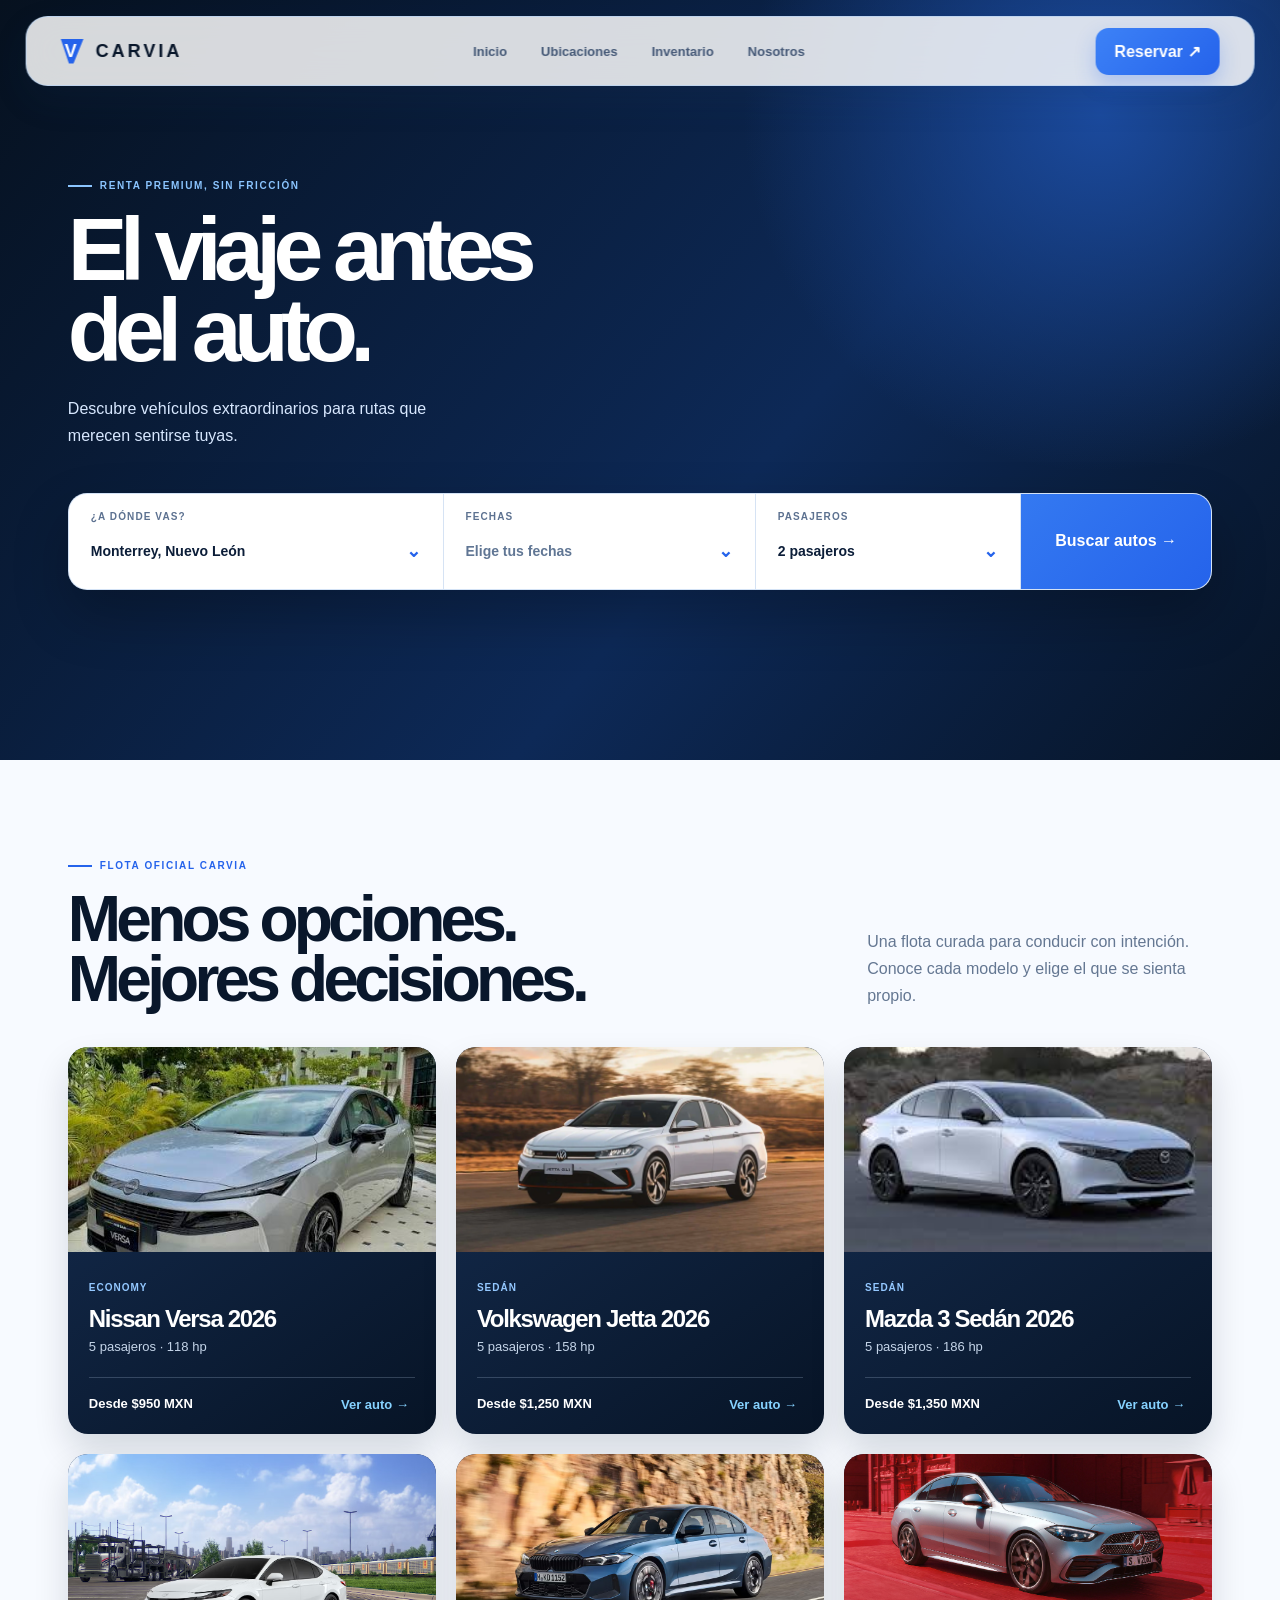
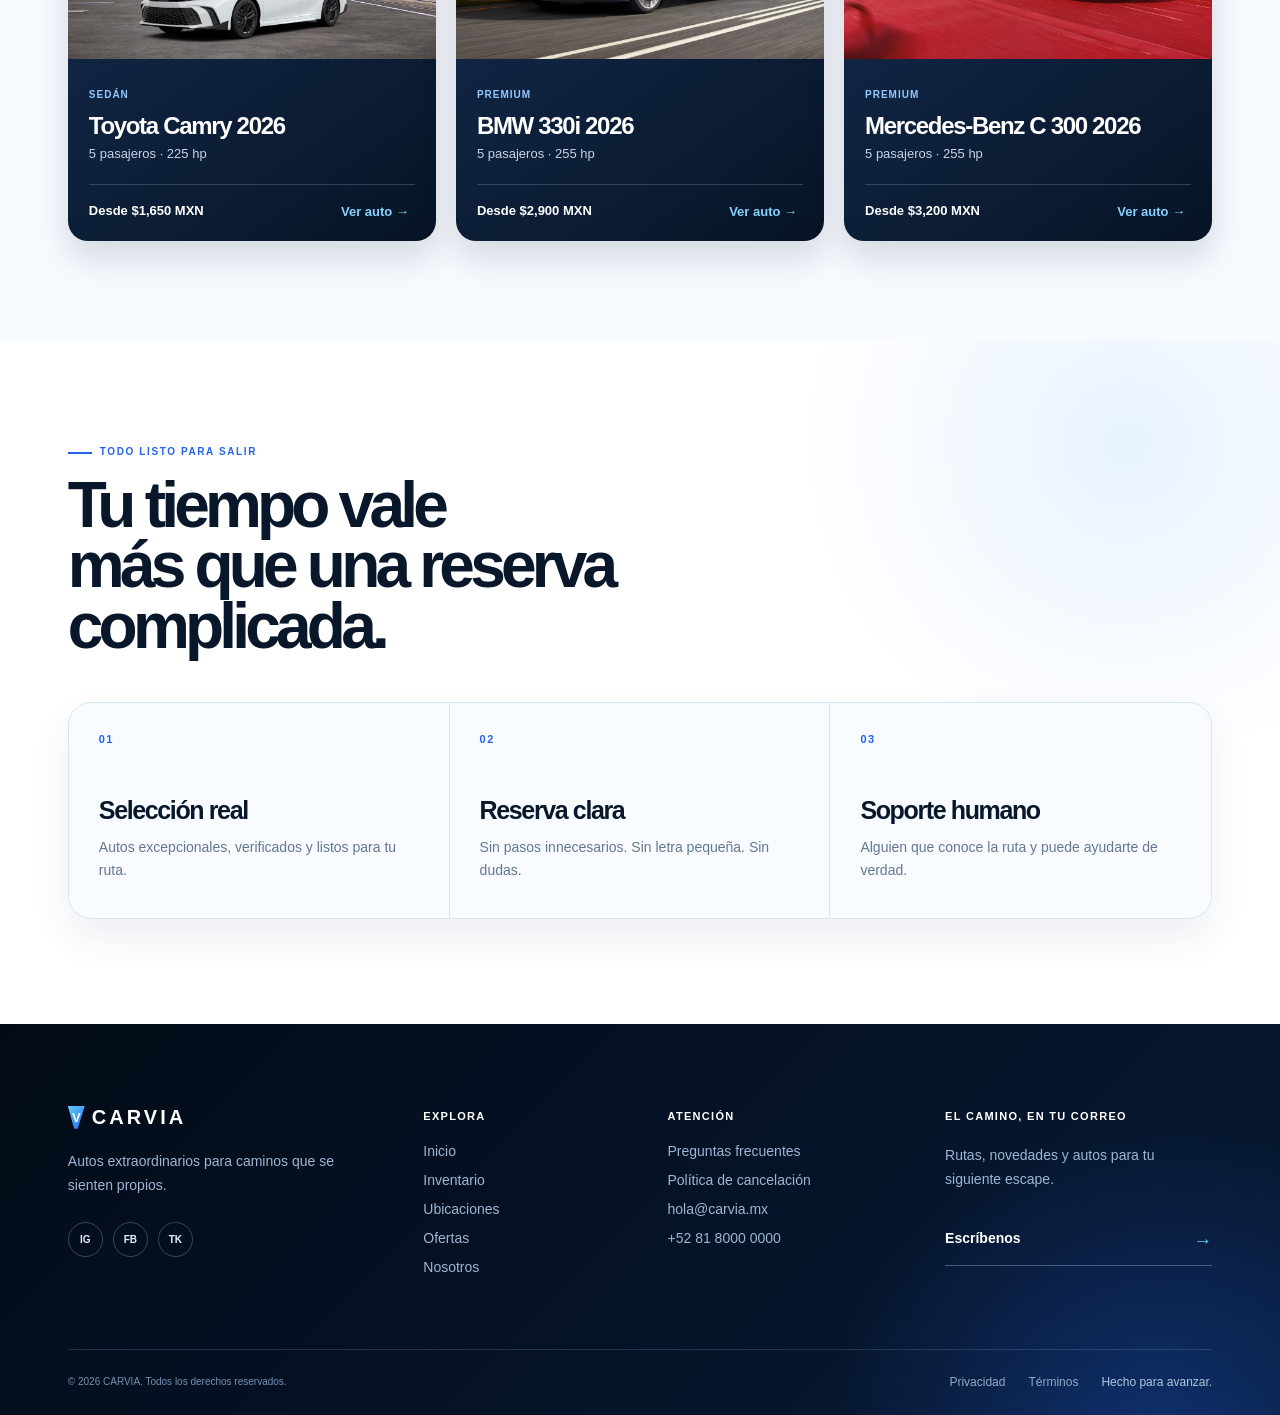
<file: index.html>
<!doctype html>
<html lang="es">
<head>
  <meta charset="utf-8">

  <meta
    name="viewport"
    content="width=device-width, initial-scale=1"
  >

  <title>CARVIA | Renta premium</title>

  <link rel="stylesheet" href="styles.css">
</head>

<body data-page="home">

  <main class="hero">
    <div class="hero-content">
      <p class="eyebrow">Renta premium, sin fricción</p>

      <h1>
        El viaje antes<br>
        del auto.
      </h1>

      <p class="hero-copy">
        Descubre vehículos extraordinarios para rutas
        que merecen sentirse tuyas.
      </p>

      <form class="search" id="search">

        <div class="field">
          <label for="city">¿A dónde vas?</label>

          <select id="city" name="ciudad">
            <option>Monterrey, Nuevo León</option>
            <option>Ciudad de México, CDMX</option>
            <option>Guadalajara, Jalisco</option>
            <option>Cancún, Quintana Roo</option>
            <option>Puebla, Puebla</option>
          </select>
        </div>

        <div class="field">
  <label>Fechas</label>

  <div class="date-range-control" data-carvia-range>

    <input
      type="hidden"
      name="salida"
      data-start-date
    >

    <input
      type="hidden"
      name="regreso"
      data-end-date
    >

    <button
      type="button"
      class="date-range-trigger"
      data-date-trigger
    >
      Elige tus fechas
    </button>

    <div
      class="calendar-popover"
      data-calendar-popover
    ></div>

  </div>
</div>

        <div class="field">
          <label for="passengers">Pasajeros</label>

          <select id="passengers" name="pasajeros">
            <option value="2">2 pasajeros</option>
            <option value="4">4 pasajeros</option>
            <option value="5">5 pasajeros</option>
            <option value="7">7 pasajeros</option>
          </select>
        </div>

        <button type="submit">
          Buscar autos <span>→</span>
        </button>

      </form>
    </div>
  </main>

  <section class="section">

    <div class="section-head">
      <div>
        <p class="eyebrow">Flota oficial CARVIA</p>

        <h2>
          Menos opciones.<br>
          Mejores decisiones.
        </h2>
      </div>

      <p>
        Una flota curada para conducir con intención.
        Conoce cada modelo y elige el que se sienta propio.
      </p>
    </div>

    <div class="cards" id="featured"></div>

  </section>

  <section class="trust-section">

    <div class="trust-heading">
      <p class="eyebrow">Todo listo para salir</p>

      <h2>
        Tu tiempo vale<br>
        más que una reserva complicada.
      </h2>
    </div>

    <div class="trust-grid">

      <article>
        <span>01</span>
        <h3>Selección real</h3>
        <p>Autos excepcionales, verificados y listos para tu ruta.</p>
      </article>

      <article>
        <span>02</span>
        <h3>Reserva clara</h3>
        <p>Sin pasos innecesarios. Sin letra pequeña. Sin dudas.</p>
      </article>

      <article>
        <span>03</span>
        <h3>Soporte humano</h3>
        <p>Alguien que conoce la ruta y puede ayudarte de verdad.</p>
      </article>

    </div>

  </section>

  <footer class="footer">

    <div class="footer-container">

      <section class="footer-brand">
        <a class="footer-logo" href="index.html">
          <span>V</span>
          CARVIA
        </a>

        <p>
          Autos extraordinarios para caminos
          que se sienten propios.
        </p>

        <div class="footer-socials">
          <a href="#" aria-label="Instagram">IG</a>
          <a href="#" aria-label="Facebook">FB</a>
          <a href="#" aria-label="TikTok">TK</a>
        </div>
      </section>

      <section class="footer-links">
        <h3>Explora</h3>

        <a href="index.html">Inicio</a>
        <a href="inventario.html">Inventario</a>
        <a href="ubicaciones.html">Ubicaciones</a>
        <a href="ofertas.html">Ofertas</a>
        <a href="nosotros.html">Nosotros</a>
      </section>

      <section class="footer-links">
        <h3>Atención</h3>

        <a href="#">Preguntas frecuentes</a>
        <a href="#">Política de cancelación</a>
        <a href="mailto:hola@carvia.mx">hola@carvia.mx</a>
        <a href="tel:+528180000000">+52 81 8000 0000</a>
      </section>

      <section class="footer-contact">
        <h3>El camino, en tu correo</h3>

        <p>
          Rutas, novedades y autos para tu
          siguiente escape.
        </p>

        <a class="footer-mail" href="mailto:hola@carvia.mx">
          Escríbenos <span>→</span>
        </a>
      </section>

    </div>

    <div class="footer-bottom">
      <small>© 2026 CARVIA. Todos los derechos reservados.</small>

      <div>
        <a href="#">Privacidad</a>
        <a href="#">Términos</a>
        <span>Hecho para avanzar.</span>
      </div>
    </div>

  </footer>

  <script src="data.js"></script>
  <script src="app.js"></script>

</body>
</html>
</file>
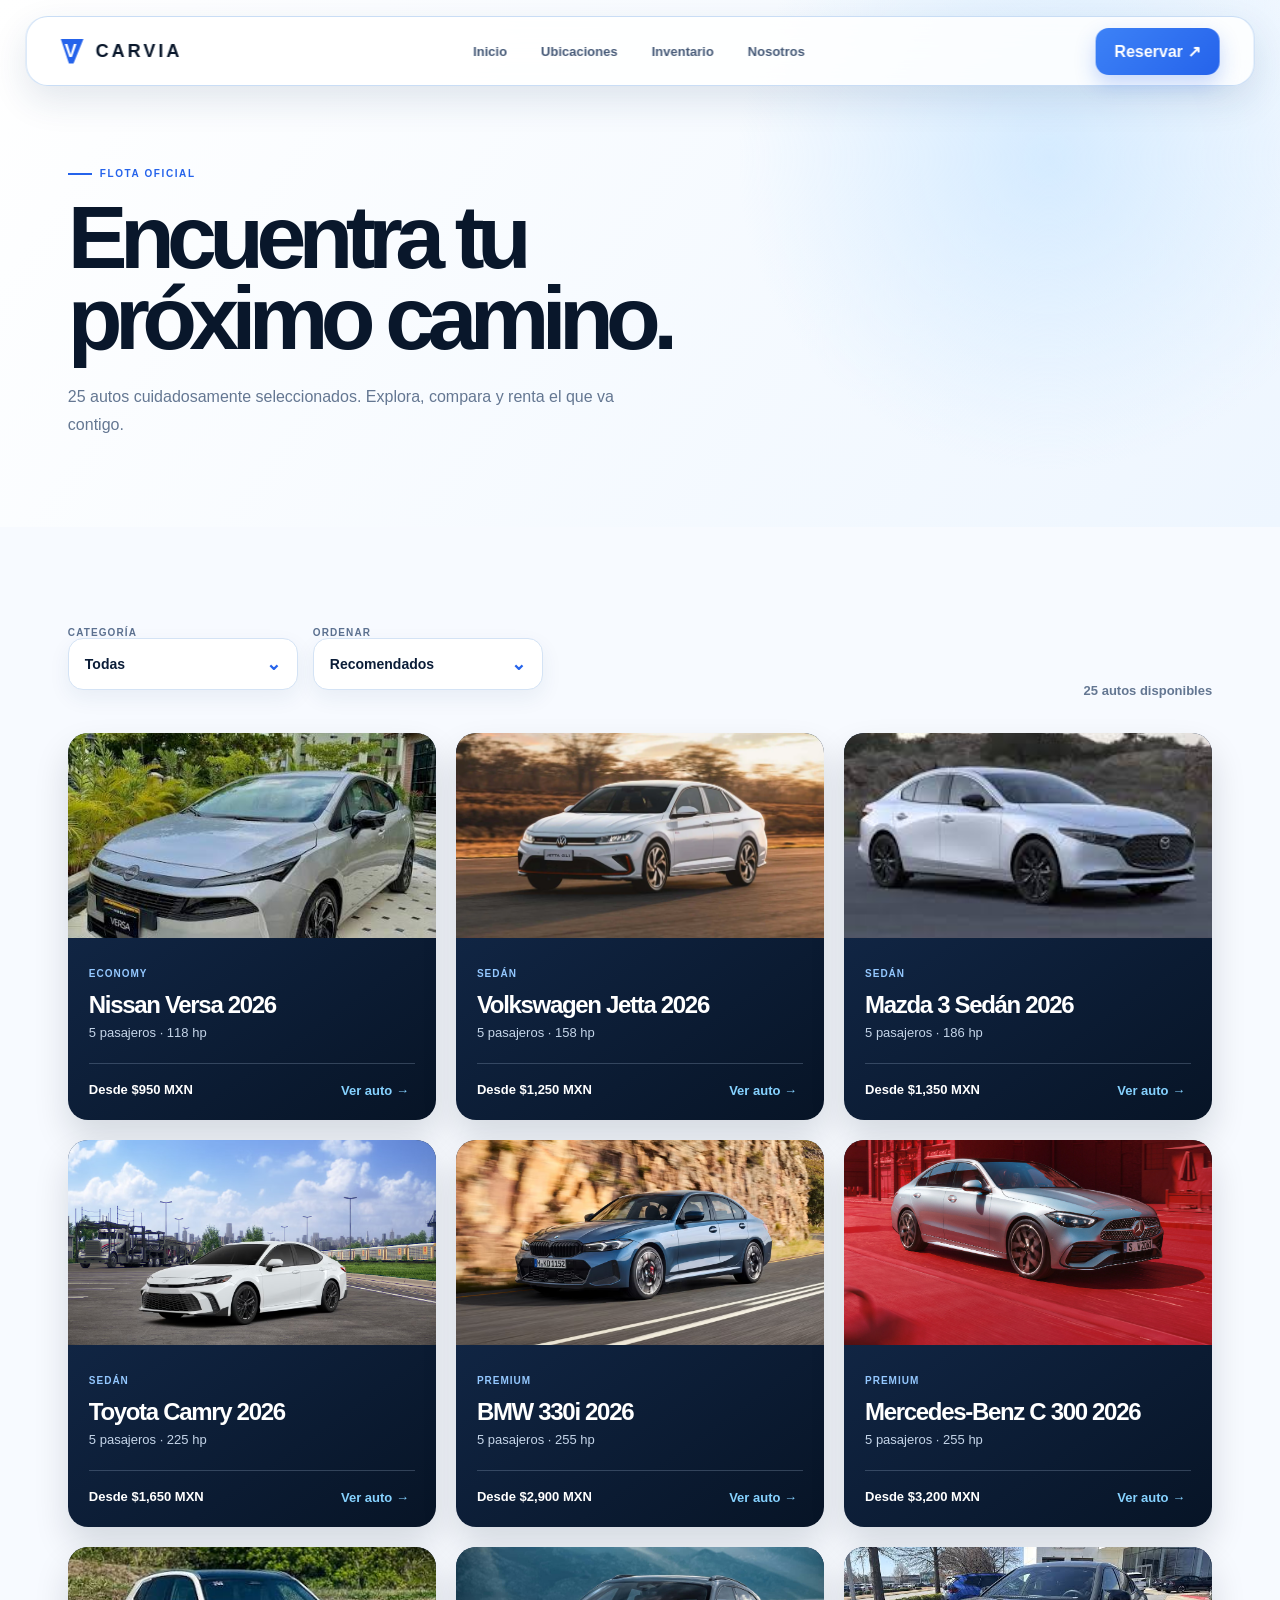
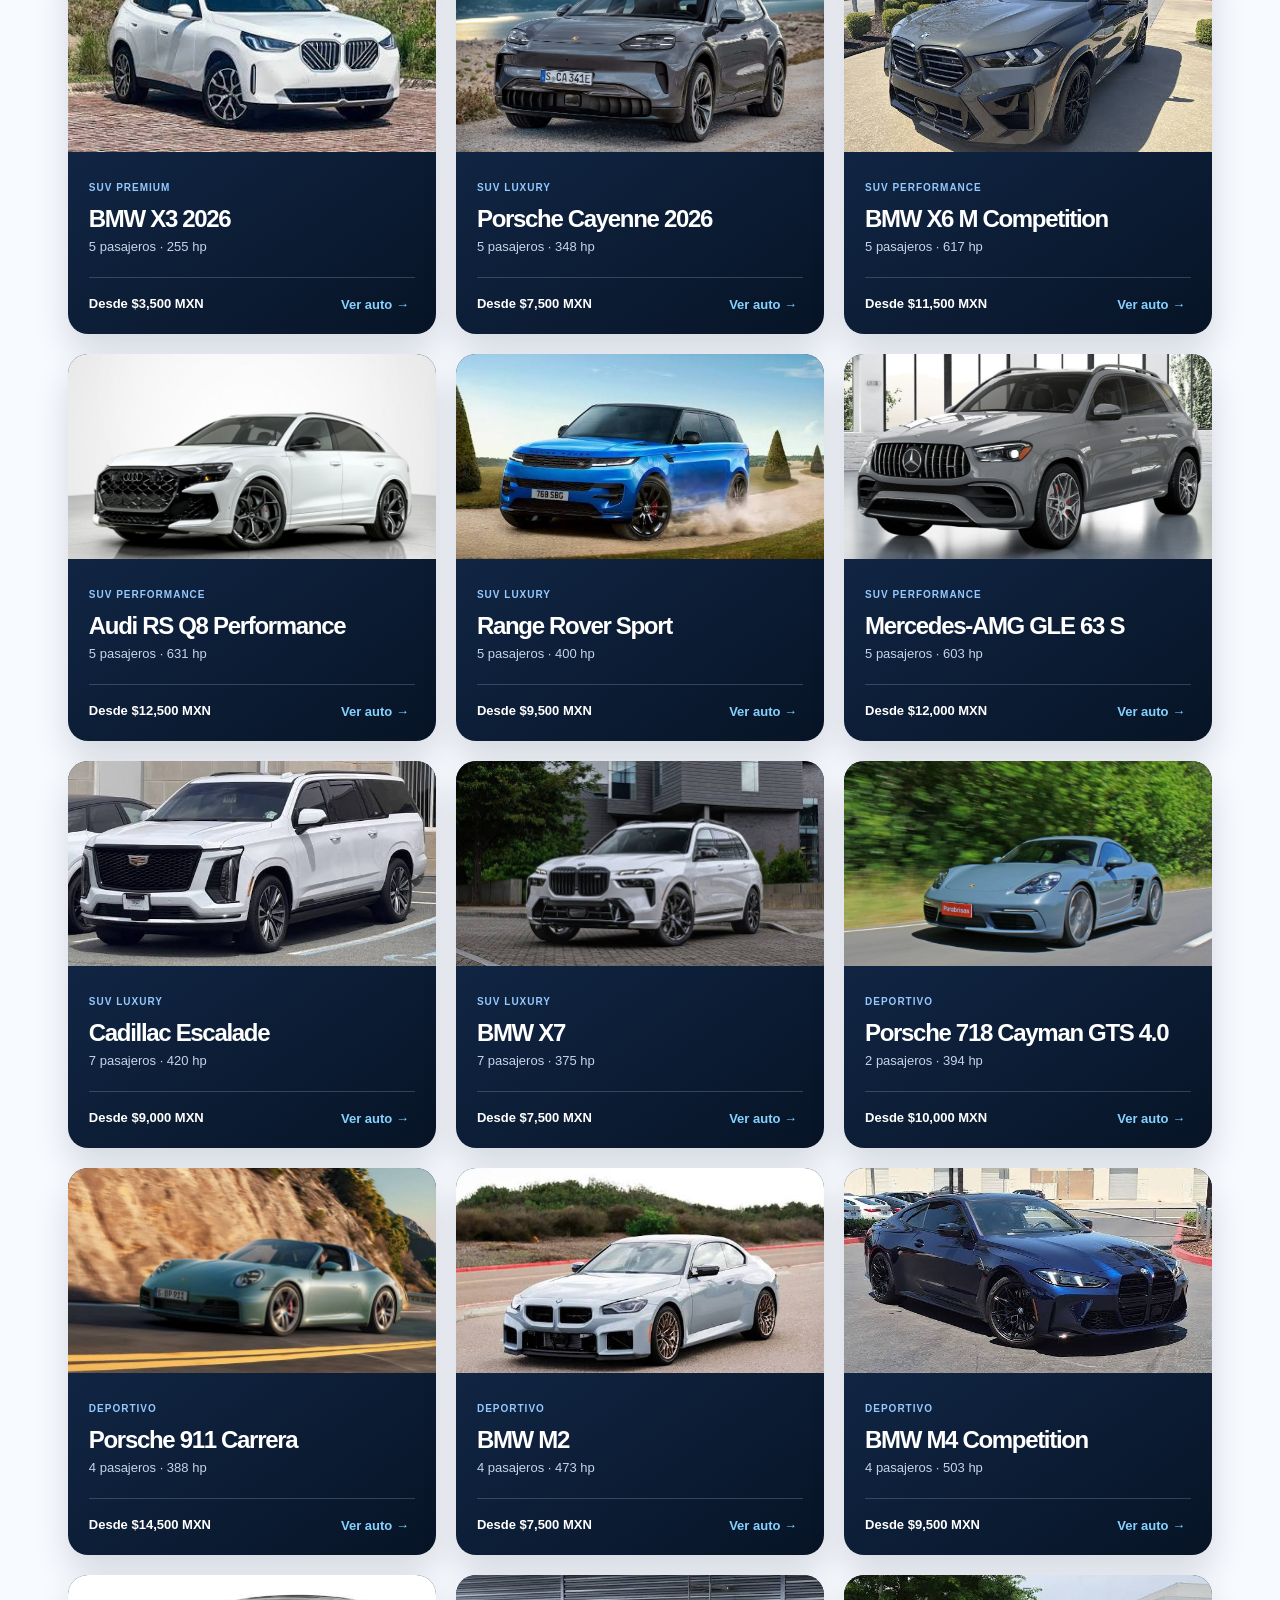
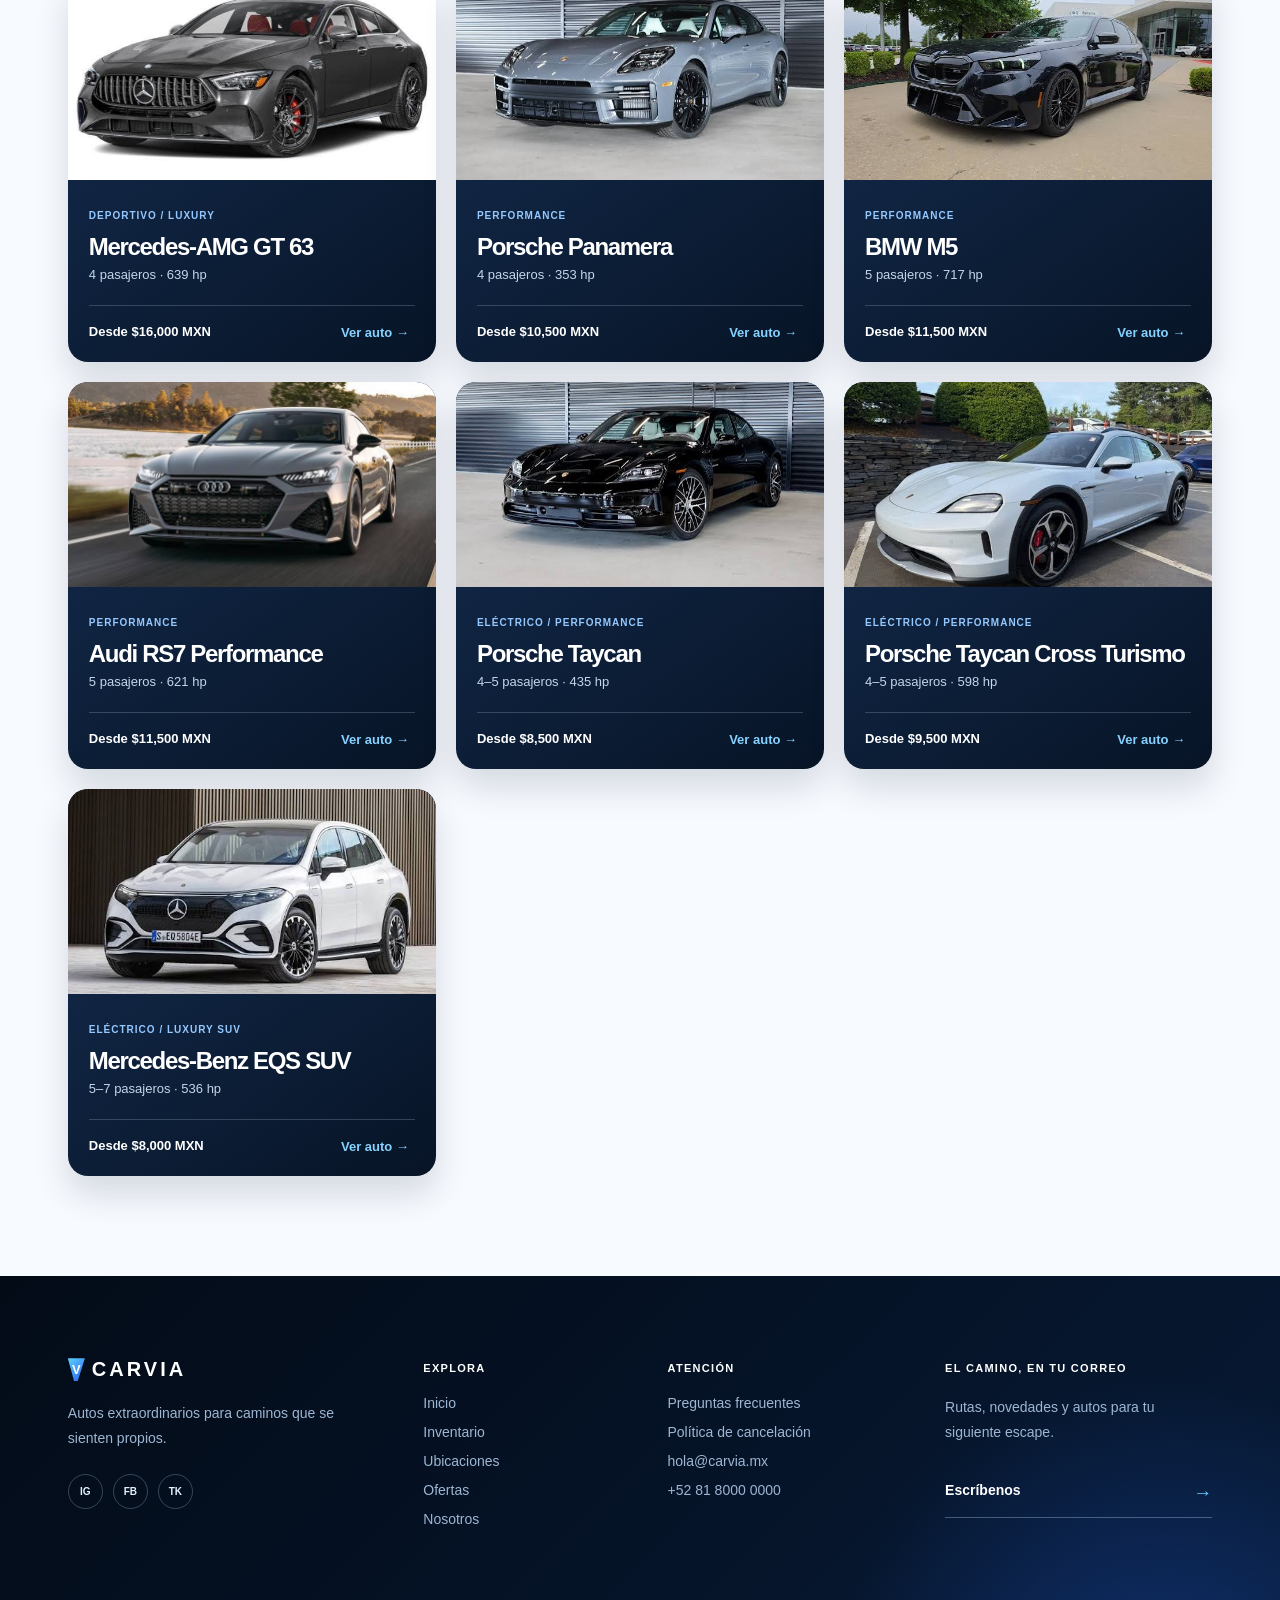
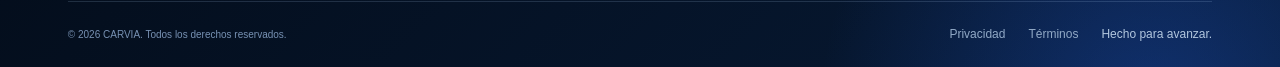
<file: inventario.html>
<!doctype html>
<html lang="es">
<head>
  <meta charset="utf-8">

  <meta
    name="viewport"
    content="width=device-width, initial-scale=1"
  >

  <title>Inventario | CARVIA</title>

  <link rel="stylesheet" href="styles.css">
</head>

<body data-page="inventory">

  <section class="page-hero">
    <p class="eyebrow">Flota oficial</p>

    <h1>
      Encuentra tu<br>
      próximo camino.
    </h1>

    <p>
      25 autos cuidadosamente seleccionados.
      Explora, compara y renta el que va contigo.
    </p>
  </section>

  <main class="content">

    <div class="filters">

      <label for="category">
        Categoría

        <select id="category">
          <option>Todas</option>
          <option>Economy</option>
          <option>Sedán</option>
          <option>Premium</option>
          <option>SUV Premium</option>
          <option>SUV Luxury</option>
          <option>SUV Performance</option>
          <option>Deportivo</option>
          <option>Deportivo / Luxury</option>
          <option>Performance</option>
          <option>Eléctrico / Performance</option>
          <option>Eléctrico / Luxury SUV</option>
        </select>
      </label>

      <label for="order">
        Ordenar

        <select id="order">
          <option value="recommended">Recomendados</option>
          <option value="asc">Precio: menor a mayor</option>
          <option value="desc">Precio: mayor a menor</option>
        </select>
      </label>

      <span class="count" id="count"></span>

    </div>

    <div class="cards" id="inventory"></div>

  </main>

  <footer class="footer">

    <div class="footer-container">

      <section class="footer-brand">
        <a class="footer-logo" href="index.html">
          <span>V</span>
          CARVIA
        </a>

        <p>
          Autos extraordinarios para caminos
          que se sienten propios.
        </p>

        <div class="footer-socials">
          <a href="#" aria-label="Instagram">IG</a>
          <a href="#" aria-label="Facebook">FB</a>
          <a href="#" aria-label="TikTok">TK</a>
        </div>
      </section>

      <section class="footer-links">
        <h3>Explora</h3>
        <a href="index.html">Inicio</a>
        <a href="inventario.html">Inventario</a>
        <a href="ubicaciones.html">Ubicaciones</a>
        <a href="ofertas.html">Ofertas</a>
        <a href="nosotros.html">Nosotros</a>
      </section>

      <section class="footer-links">
        <h3>Atención</h3>
        <a href="#">Preguntas frecuentes</a>
        <a href="#">Política de cancelación</a>
        <a href="mailto:hola@carvia.mx">hola@carvia.mx</a>
        <a href="tel:+528180000000">+52 81 8000 0000</a>
      </section>

      <section class="footer-contact">
        <h3>El camino, en tu correo</h3>
        <p>Rutas, novedades y autos para tu siguiente escape.</p>
        <a class="footer-mail" href="mailto:hola@carvia.mx">
          Escríbenos <span>→</span>
        </a>
      </section>

    </div>

    <div class="footer-bottom">
      <small>© 2026 CARVIA. Todos los derechos reservados.</small>

      <div>
        <a href="#">Privacidad</a>
        <a href="#">Términos</a>
        <span>Hecho para avanzar.</span>
      </div>
    </div>

  </footer>

  <script src="data.js"></script>
  <script src="app.js"></script>

</body>
</html>
</file>
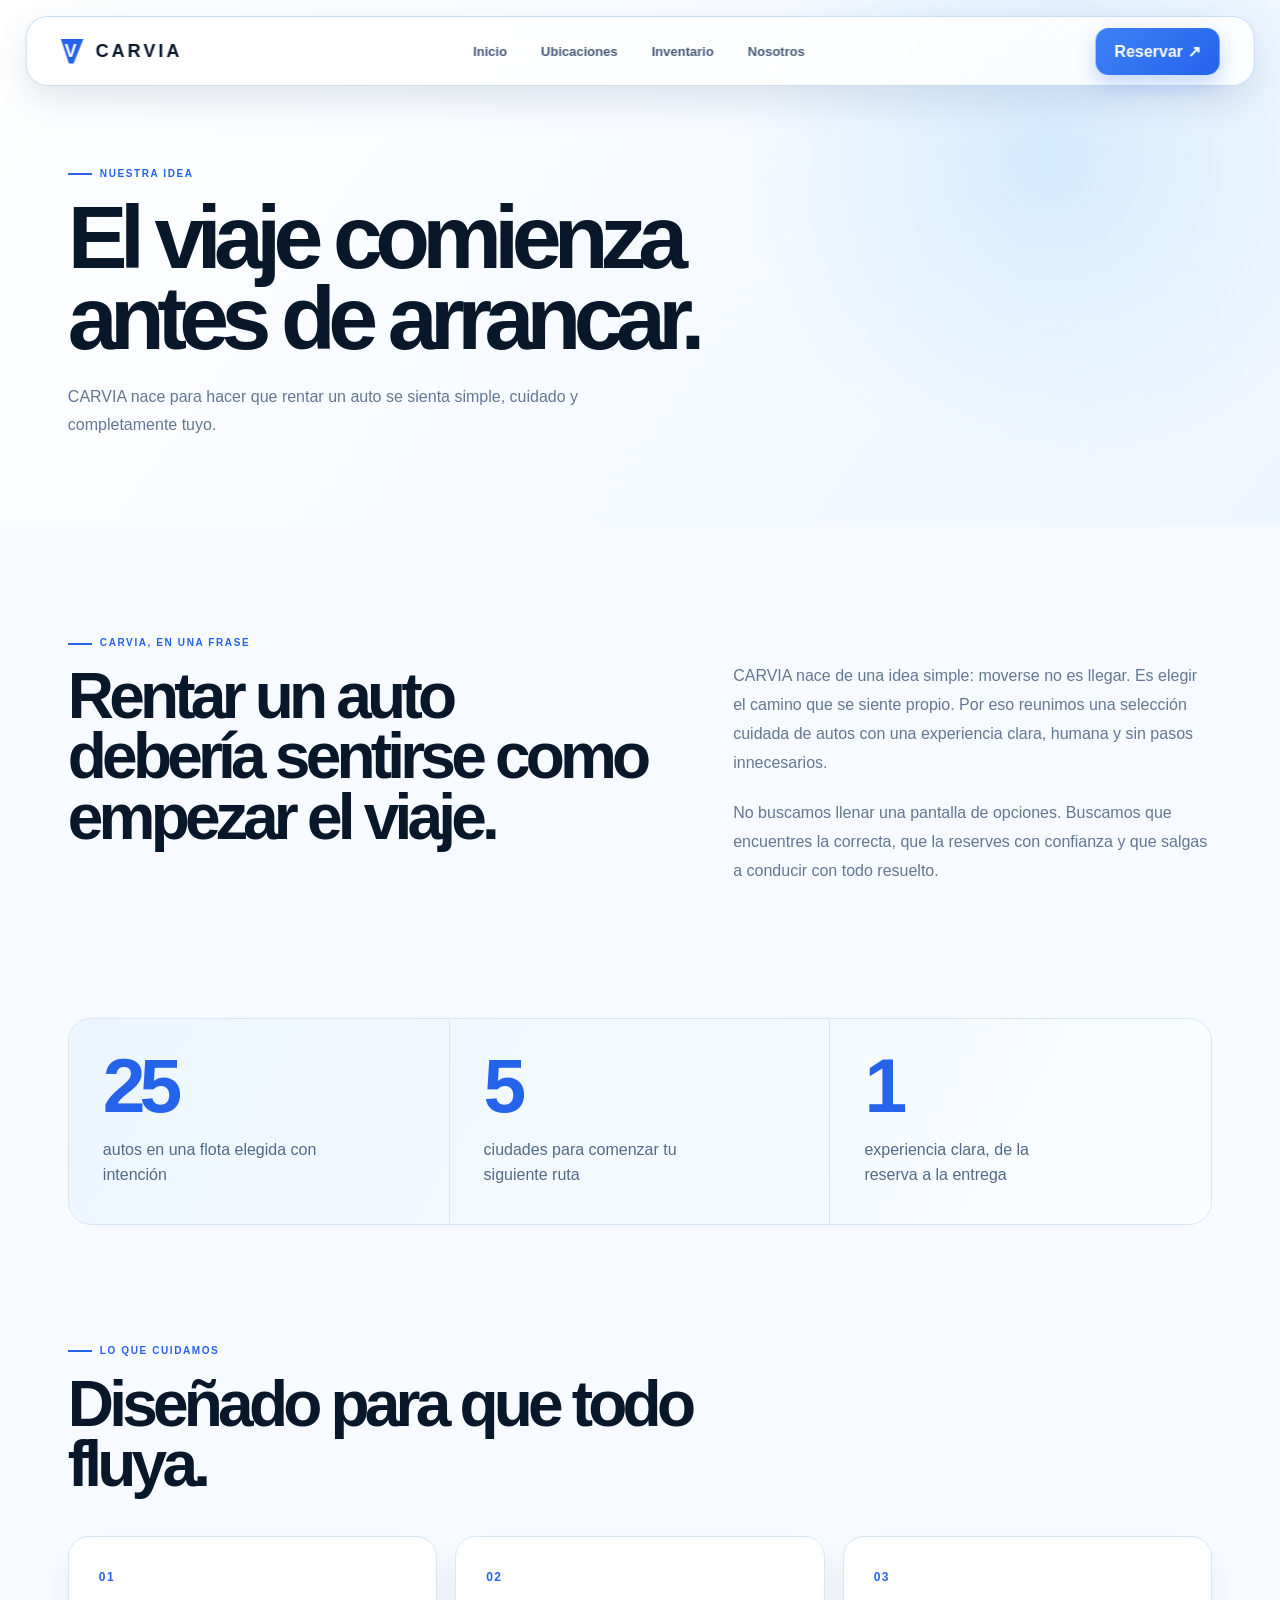
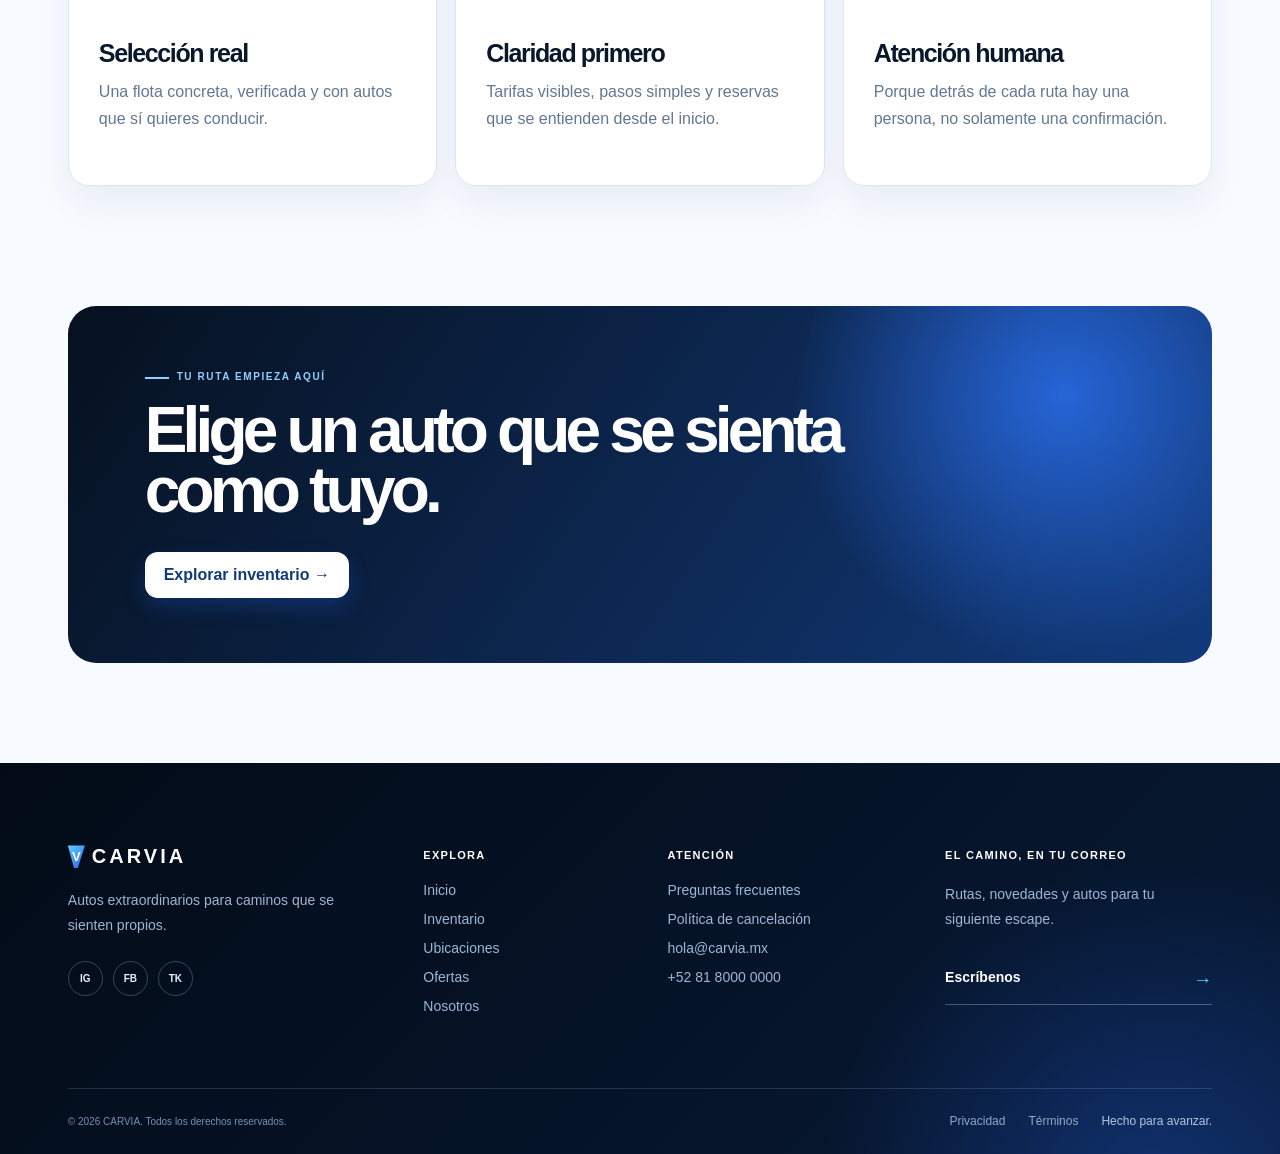
<file: nosotros.html>
<!doctype html>
<html lang="es">
<head>
  <meta charset="utf-8">

  <meta
    name="viewport"
    content="width=device-width, initial-scale=1"
  >

  <title>Nosotros | CARVIA</title>

  <link rel="stylesheet" href="styles.css">
</head>

<body data-page="about">

  <section class="page-hero">
    <p class="eyebrow">Nuestra idea</p>

    <h1>
      El viaje comienza<br>
      antes de arrancar.
    </h1>

    <p>
      CARVIA nace para hacer que rentar un auto
      se sienta simple, cuidado y completamente tuyo.
    </p>
  </section>

  <main>

    <section class="content about-manifesto">

      <div>
        <p class="eyebrow">CARVIA, en una frase</p>

        <h2>
          Rentar un auto debería sentirse
          como empezar el viaje.
        </h2>
      </div>

      <div class="about-copy">
        <p>
          CARVIA nace de una idea simple: moverse no es llegar.
          Es elegir el camino que se siente propio. Por eso reunimos
          una selección cuidada de autos con una experiencia clara,
          humana y sin pasos innecesarios.
        </p>

        <p>
          No buscamos llenar una pantalla de opciones. Buscamos que
          encuentres la correcta, que la reserves con confianza y que
          salgas a conducir con todo resuelto.
        </p>
      </div>

    </section>

    <section class="about-numbers">

      <article>
        <strong>25</strong>
        <span>autos en una flota elegida con intención</span>
      </article>

      <article>
        <strong>5</strong>
        <span>ciudades para comenzar tu siguiente ruta</span>
      </article>

      <article>
        <strong>1</strong>
        <span>experiencia clara, de la reserva a la entrega</span>
      </article>

    </section>

    <section class="content about-values">

      <div class="about-values-title">
        <p class="eyebrow">Lo que cuidamos</p>

        <h2>
          Diseñado para que todo fluya.
        </h2>
      </div>

      <div class="value-grid">

        <article class="value-card">
          <span>01</span>
          <h3>Selección real</h3>
          <p>
            Una flota concreta, verificada y con autos
            que sí quieres conducir.
          </p>
        </article>

        <article class="value-card">
          <span>02</span>
          <h3>Claridad primero</h3>
          <p>
            Tarifas visibles, pasos simples y reservas
            que se entienden desde el inicio.
          </p>
        </article>

        <article class="value-card">
          <span>03</span>
          <h3>Atención humana</h3>
          <p>
            Porque detrás de cada ruta hay una persona,
            no solamente una confirmación.
          </p>
        </article>

      </div>

    </section>

    <section class="about-cta">
      <p class="eyebrow">Tu ruta empieza aquí</p>

      <h2>
        Elige un auto que se sienta como tuyo.
      </h2>

      <a class="primary light-button" href="inventario.html">
        Explorar inventario →
      </a>
    </section>

  </main>

  <footer class="footer">

    <div class="footer-container">

      <section class="footer-brand">
        <a class="footer-logo" href="index.html">
          <span>V</span>
          CARVIA
        </a>

        <p>
          Autos extraordinarios para caminos
          que se sienten propios.
        </p>

        <div class="footer-socials">
          <a href="#" aria-label="Instagram">IG</a>
          <a href="#" aria-label="Facebook">FB</a>
          <a href="#" aria-label="TikTok">TK</a>
        </div>
      </section>

      <section class="footer-links">
        <h3>Explora</h3>
        <a href="index.html">Inicio</a>
        <a href="inventario.html">Inventario</a>
        <a href="ubicaciones.html">Ubicaciones</a>
        <a href="ofertas.html">Ofertas</a>
        <a href="nosotros.html">Nosotros</a>
      </section>

      <section class="footer-links">
        <h3>Atención</h3>
        <a href="#">Preguntas frecuentes</a>
        <a href="#">Política de cancelación</a>
        <a href="mailto:hola@carvia.mx">hola@carvia.mx</a>
        <a href="tel:+528180000000">+52 81 8000 0000</a>
      </section>

      <section class="footer-contact">
        <h3>El camino, en tu correo</h3>
        <p>Rutas, novedades y autos para tu siguiente escape.</p>
        <a class="footer-mail" href="mailto:hola@carvia.mx">
          Escríbenos <span>→</span>
        </a>
      </section>

    </div>

    <div class="footer-bottom">
      <small>© 2026 CARVIA. Todos los derechos reservados.</small>

      <div>
        <a href="#">Privacidad</a>
        <a href="#">Términos</a>
        <span>Hecho para avanzar.</span>
      </div>
    </div>

  </footer>

  <script src="data.js"></script>
  <script src="app.js"></script>

</body>
</html>
</file>
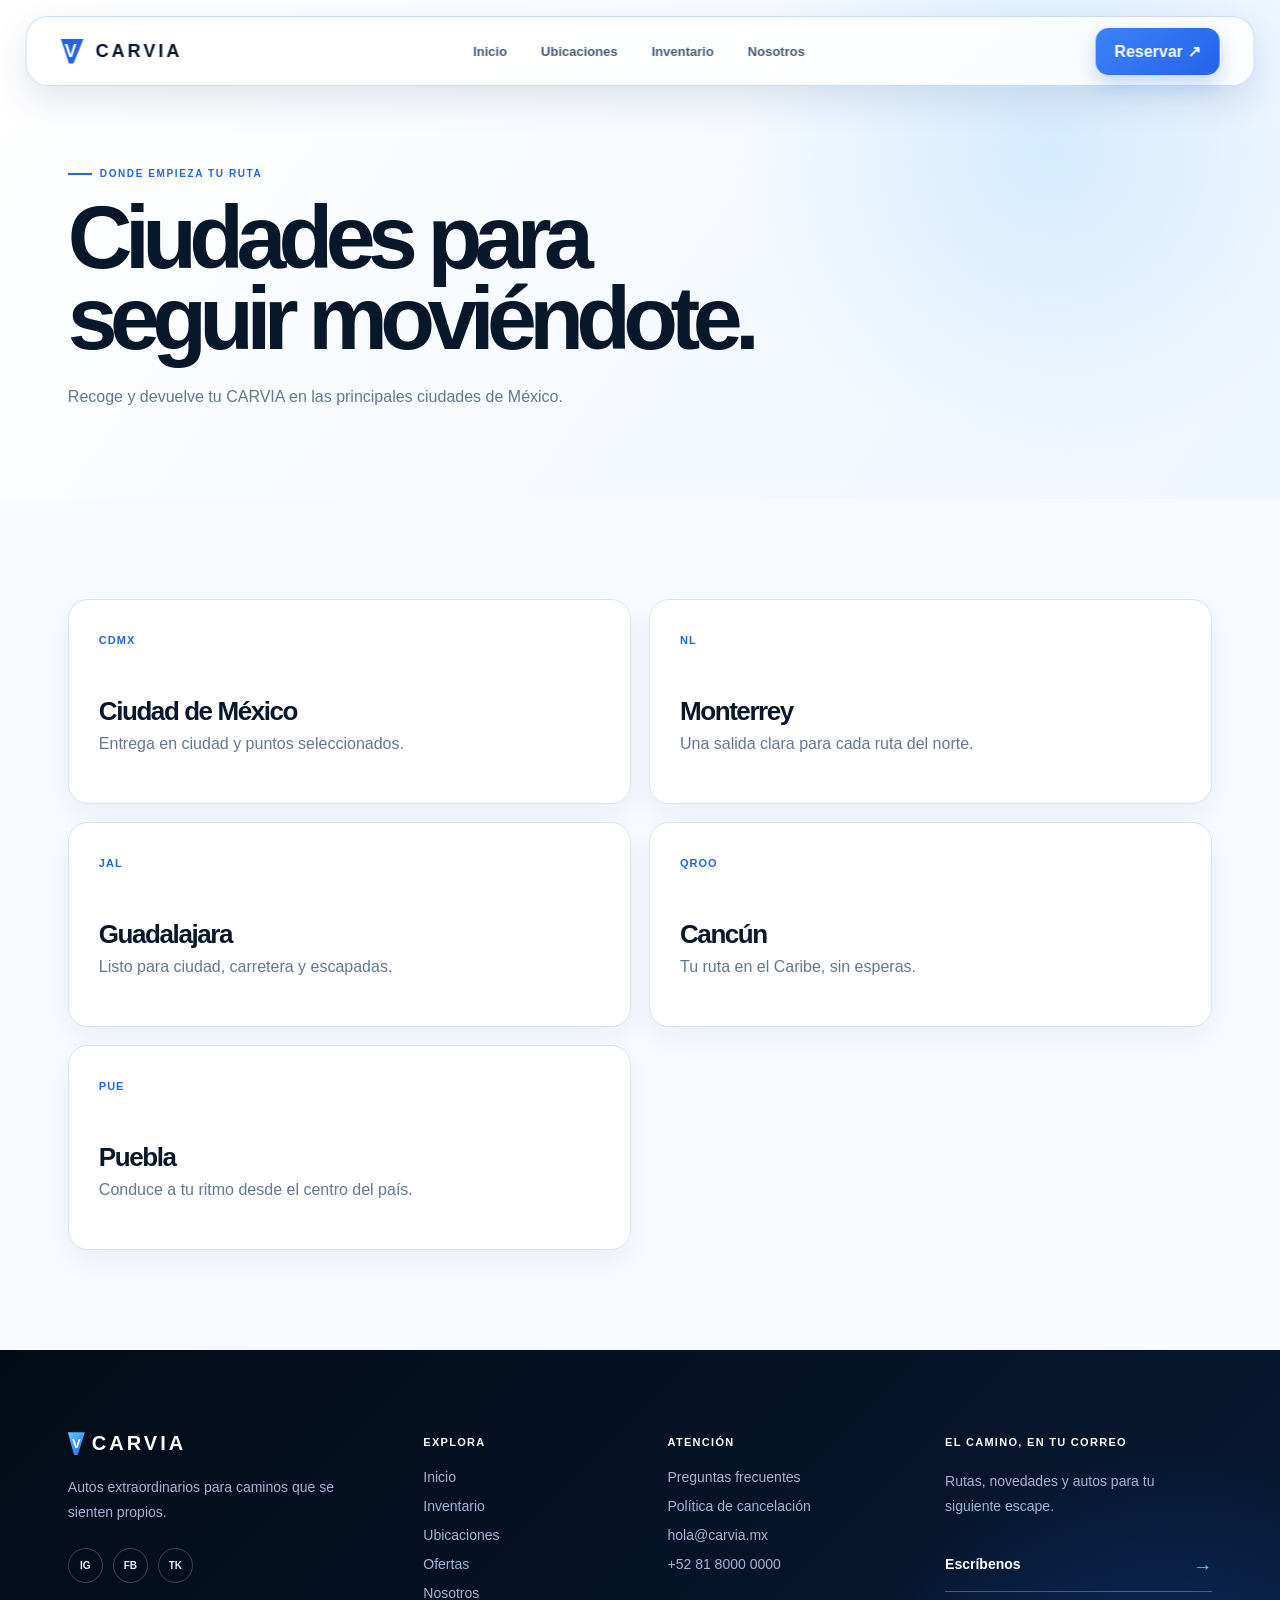
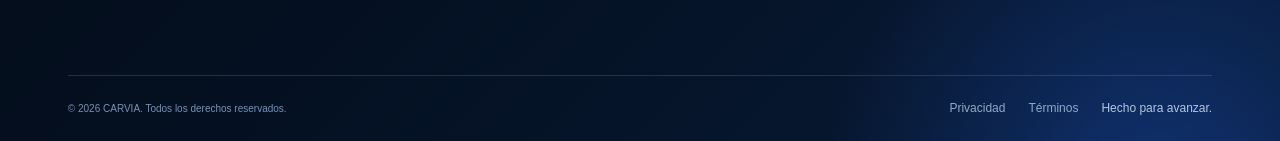
<file: ubicaciones.html>
<!doctype html>
<html lang="es">
<head>
  <meta charset="utf-8">

  <meta
    name="viewport"
    content="width=device-width, initial-scale=1"
  >

  <title>Ubicaciones | CARVIA</title>

  <link rel="stylesheet" href="styles.css">
</head>

<body data-page="locations">

  <section class="page-hero">
    <p class="eyebrow">Donde empieza tu ruta</p>

    <h1>
      Ciudades para<br>
      seguir moviéndote.
    </h1>

    <p>
      Recoge y devuelve tu CARVIA en las principales
      ciudades de México.
    </p>
  </section>

  <main class="content">

    <section class="locations">

      <article class="location">
        <b>CDMX</b>
        <h3>Ciudad de México</h3>
        <p>Entrega en ciudad y puntos seleccionados.</p>
      </article>

      <article class="location">
        <b>NL</b>
        <h3>Monterrey</h3>
        <p>Una salida clara para cada ruta del norte.</p>
      </article>

      <article class="location">
        <b>JAL</b>
        <h3>Guadalajara</h3>
        <p>Listo para ciudad, carretera y escapadas.</p>
      </article>

      <article class="location">
        <b>QROO</b>
        <h3>Cancún</h3>
        <p>Tu ruta en el Caribe, sin esperas.</p>
      </article>

      <article class="location">
        <b>PUE</b>
        <h3>Puebla</h3>
        <p>Conduce a tu ritmo desde el centro del país.</p>
      </article>

    </section>

  </main>

  <footer class="footer">

    <div class="footer-container">

      <section class="footer-brand">
        <a class="footer-logo" href="index.html">
          <span>V</span>
          CARVIA
        </a>

        <p>
          Autos extraordinarios para caminos
          que se sienten propios.
        </p>

        <div class="footer-socials">
          <a href="#" aria-label="Instagram">IG</a>
          <a href="#" aria-label="Facebook">FB</a>
          <a href="#" aria-label="TikTok">TK</a>
        </div>
      </section>

      <section class="footer-links">
        <h3>Explora</h3>
        <a href="index.html">Inicio</a>
        <a href="inventario.html">Inventario</a>
        <a href="ubicaciones.html">Ubicaciones</a>
        <a href="ofertas.html">Ofertas</a>
        <a href="nosotros.html">Nosotros</a>
      </section>

      <section class="footer-links">
        <h3>Atención</h3>
        <a href="#">Preguntas frecuentes</a>
        <a href="#">Política de cancelación</a>
        <a href="mailto:hola@carvia.mx">hola@carvia.mx</a>
        <a href="tel:+528180000000">+52 81 8000 0000</a>
      </section>

      <section class="footer-contact">
        <h3>El camino, en tu correo</h3>
        <p>Rutas, novedades y autos para tu siguiente escape.</p>
        <a class="footer-mail" href="mailto:hola@carvia.mx">
          Escríbenos <span>→</span>
        </a>
      </section>

    </div>

    <div class="footer-bottom">
      <small>© 2026 CARVIA. Todos los derechos reservados.</small>

      <div>
        <a href="#">Privacidad</a>
        <a href="#">Términos</a>
        <span>Hecho para avanzar.</span>
      </div>
    </div>

  </footer>

  <script src="data.js"></script>
  <script src="app.js"></script>

</body>
</html>
</file>
<file: styles.css>
:root {
  --ink: #09172b;
  --blue: #2563eb;
  --blue-dark: #174cbd;
  --line: #d6e3f4;
  --muted: #647792;
  --light: #f7faff;
  --dark: #06111f;
}

* {
  box-sizing: border-box;
}

html {
  scroll-behavior: smooth;
}

body {
  margin: 0;
  color: var(--ink);
  background: var(--light);
  font-family: Arial, Helvetica, sans-serif;
}

a {
  color: inherit;
  text-decoration: none;
}

button,
input,
select {
  font: inherit;
}

/* NAVBAR */

.nav {
  position: fixed;
  z-index: 50;
  top: 16px;
  left: 50%;
  display: flex;
  align-items: center;
  justify-content: space-between;
  width: min(96%, 1500px);
  height: 70px;
  padding: 0 34px;
  border: 1px solid rgba(183, 210, 242, .75);
  border-radius: 22px;
  background: rgba(255, 255, 255, .84);
  box-shadow: 0 14px 36px rgba(24, 56, 101, .12);
  backdrop-filter: blur(18px);
  transform: translateX(-50%);
  transition: transform .28s ease;
}

.nav.hidden {
  transform: translate(-50%, -120%);
}

.brand {
  color: var(--ink);
  font-size: 18px;
  font-weight: 900;
  letter-spacing: 3px;
}

.brand b {
  display: inline-block;
  margin-right: 4px;
  padding: 2px 4px;
  color: #ffffff;
  background: var(--blue);
  clip-path: polygon(0 0, 100% 0, 56% 100%, 36% 100%);
}

.nav nav {
  display: flex;
  gap: 34px;
}

.nav nav a {
  color: #465a78;
  font-size: 13px;
  font-weight: 800;
  transition: color .2s ease;
}

.nav nav a:hover {
  color: var(--blue);
}

.reserve,
.primary {
  display: inline-block;
  padding: 14px 19px;
  border: 0;
  border-radius: 13px;
  color: #ffffff;
  background: linear-gradient(135deg, #3d82f7, #2563eb);
  box-shadow: 0 9px 20px rgba(37, 99, 235, .25);
  font-weight: 900;
  cursor: pointer;
}

/* GENERAL */

.eyebrow {
  margin: 0 0 18px;
  color: var(--blue);
  font-size: 10px;
  font-weight: 900;
  letter-spacing: 1.6px;
  text-transform: uppercase;
}

.eyebrow::before {
  display: inline-block;
  width: 24px;
  height: 2px;
  margin-right: 8px;
  background: currentColor;
  content: "";
  vertical-align: middle;
}

.section,
.content {
  padding: 100px 5.3%;
}

/* HERO */

.hero {
  min-height: 760px;
  padding: 180px 5.3% 45px;
  color: #ffffff;
  background:
    radial-gradient(circle at 86% 15%, #1b4a9d 0, transparent 28%),
    linear-gradient(130deg, #06111f, #0d2957 60%, #071426);
}

.hero .eyebrow {
  color: #8bc5ff;
}

.hero h1,
.page-hero h1 {
  margin: 0 0 25px;
  font-size: clamp(55px, 7vw, 102px);
  letter-spacing: -.085em;
  line-height: .9;
}

.hero-copy {
  max-width: 420px;
  margin: 0;
  color: #d8e8ff;
  font-size: 16px;
  line-height: 1.7;
}

/* BUSCADOR */

.search {
  display: grid;
  grid-template-columns: 1.2fr 1fr .85fr 190px;
  max-width: 1400px;
  margin-top: 43px;
  overflow: visible;
  border: 1px solid rgba(196, 216, 242, .75);
  border-radius: 19px;
  color: var(--ink);
  background: #ffffff;
  box-shadow: 0 25px 55px rgba(0, 0, 0, .24);
}

.field {
  min-width: 0;
  padding: 17px 22px;
  border-right: 1px solid var(--line);
}

.field > label,
.booking > label,
.booking-date-field > label,
.filters > label {
  display: block;
  margin-bottom: 8px;
  color: #5c7190;
  font-size: 10px;
  font-weight: 900;
  letter-spacing: 1.1px;
  text-transform: uppercase;
}

.search > button {
  border: 0;
  border-radius: 0 18px 18px 0;
  color: #ffffff;
  background: linear-gradient(135deg, #3479f1, #2563eb);
  font-weight: 900;
  cursor: pointer;
}

/* LISTAS PERSONALIZADAS */

.custom-select {
  position: relative;
  width: 100%;
}

.custom-select-trigger,
.date-range-trigger {
  display: flex;
  align-items: center;
  justify-content: space-between;
  width: 100%;
  min-height: 42px;
  padding: 6px 0;
  border: 0;
  outline: 0;
  color: #0b1d38;
  background: transparent;
  font-size: 14px;
  font-weight: 800;
  text-align: left;
  cursor: pointer;
}

.booking .custom-select-trigger,
.filters .custom-select-trigger {
  min-height: 52px;
  padding: 14px 16px;
  border: 1px solid #d4e3f5;
  border-radius: 15px;
  background: #ffffff;
  box-shadow: 0 8px 21px rgba(25, 67, 119, .07);
}

.custom-select-trigger i,
.date-range-trigger i {
  color: var(--blue);
  font-size: 18px;
  font-style: normal;
}

.custom-select-list {
  position: absolute;
  z-index: 150;
  top: calc(100% + 8px);
  right: 0;
  left: 0;
  display: none;
  max-height: 260px;
  padding: 7px;
  overflow-y: auto;
  border: 1px solid #d8e6f6;
  border-radius: 16px;
  background: #ffffff;
  box-shadow: 0 20px 38px rgba(17, 53, 100, .20);
}

.custom-select.open .custom-select-list {
  display: block;
}

.custom-select-option {
  width: 100%;
  padding: 12px 13px;
  border: 0;
  border-radius: 10px;
  color: #13223a;
  background: transparent;
  font-size: 14px;
  font-weight: 750;
  text-align: left;
  cursor: pointer;
  transition: background .18s ease, color .18s ease;
}

.custom-select-option:hover,
.custom-select-option.selected {
  color: #1554cd;
  background: #eaf3ff;
}

/* CALENDARIO PERSONALIZADO */

.date-range-control {
  position: relative;
  width: 100%;
}

.date-range-trigger {
  min-height: 42px;
}

.booking .date-range-trigger {
  min-height: 52px;
  padding: 14px 16px;
  border: 1px solid #d4e3f5;
  border-radius: 15px;
  background: #ffffff;
  box-shadow: 0 8px 21px rgba(25, 67, 119, .07);
}

.date-trigger-empty {
  color: #607694;
}

.date-trigger-label {
  display: flex;
  gap: 8px;
  align-items: center;
  color: #10213b;
  font-size: 13px;
}

.date-trigger-label b {
  color: var(--blue);
  font-size: 17px;
}

.calendar-popover {
  position: absolute;
  z-index: 155;
  top: calc(100% + 9px);
  left: 0;
  display: none;
  width: min(370px, 88vw);
}

.calendar-popover.open {
  display: block;
}

.custom-calendar {
  padding: 18px;
  border: 1px solid #d5e5f8;
  border-radius: 20px;
  background: #ffffff;
  box-shadow: 0 22px 45px rgba(17, 54, 103, .22);
}

.calendar-head {
  display: flex;
  align-items: center;
  justify-content: space-between;
  margin-bottom: 18px;
}

.calendar-head strong {
  color: #11233f;
  font-size: 13px;
}

.calendar-nav {
  display: grid;
  width: 34px;
  height: 34px;
  place-items: center;
  border: 1px solid #d7e6f8;
  border-radius: 50%;
  color: var(--blue);
  background: #ffffff;
  font-size: 17px;
  cursor: pointer;
}

.calendar-nav:hover {
  border-color: var(--blue);
  color: #ffffff;
  background: var(--blue);
}

.calendar-weekdays,
.calendar-days {
  display: grid;
  grid-template-columns: repeat(7, 1fr);
  gap: 4px;
  text-align: center;
}

.calendar-weekdays {
  margin-bottom: 8px;
  color: #7185a1;
  font-size: 10px;
  font-weight: 900;
}

.calendar-day,
.calendar-empty {
  min-height: 38px;
}

.calendar-day {
  border: 0;
  border-radius: 50%;
  color: #17263b;
  background: transparent;
  font-size: 12px;
  font-weight: 800;
  cursor: pointer;
}

.calendar-day:hover {
  color: var(--blue);
  background: #edf5ff;
}

.calendar-day.in-range {
  border-radius: 8px;
  color: #1b55b7;
  background: #dcecff;
}

.calendar-day.range-start,
.calendar-day.range-end {
  color: #ffffff;
  background: var(--blue);
  box-shadow: 0 6px 12px rgba(37, 99, 235, .28);
}

.calendar-day.disabled {
  color: #c8d2df;
  cursor: not-allowed;
}

.calendar-help {
  margin-top: 15px;
  padding-top: 13px;
  border-top: 1px solid #e4edf8;
  color: #758ba7;
  font-size: 10px;
  font-weight: 700;
  text-align: center;
}

/* TARJETAS DE AUTOS */

.section-head {
  display: flex;
  align-items: end;
  justify-content: space-between;
  gap: 30px;
  margin-bottom: 38px;
}

.section-head h2 {
  margin: 0;
  font-size: clamp(43px, 5vw, 70px);
  letter-spacing: -.075em;
  line-height: .94;
}

.section-head > p {
  max-width: 345px;
  margin: 0;
  color: var(--muted);
  line-height: 1.7;
}

.cards {
  display: grid;
  grid-template-columns: repeat(3, minmax(0, 1fr));
  gap: 20px;
}

.car {
  min-height: 382px;
  overflow: hidden;
  border-radius: 20px;
  color: #ffffff;
  background: linear-gradient(145deg, #152d51, #071426);
  box-shadow: 0 18px 35px rgba(7, 20, 38, .14);
  transition: transform .25s ease, box-shadow .25s ease;
}

.car:hover {
  box-shadow: 0 25px 42px rgba(7, 20, 38, .22);
  transform: translateY(-7px);
}

.car img,
.car .placeholder {
  width: 100%;
  height: 205px;
  object-fit: cover;
}

.car .placeholder {
  display: grid;
  place-items: center;
  color: #a9c4e7;
  background: linear-gradient(145deg, #1d426f, #0a192d);
  font-size: 11px;
  font-weight: 800;
  letter-spacing: 1.6px;
  text-align: center;
}

.car-info {
  padding: 21px;
}

.car-info small {
  color: #94c8ff;
  font-size: 10px;
  font-weight: 900;
  letter-spacing: 1px;
  text-transform: uppercase;
}

.car h3 {
  margin: 10px 0 6px;
  font-size: 24px;
  letter-spacing: -.055em;
}

.car p {
  margin: 0;
  color: #c5d5e9;
  font-size: 13px;
}

.car-bottom {
  display: flex;
  justify-content: space-between;
  margin-top: 23px;
  padding-top: 18px;
  border-top: 1px solid rgba(194, 220, 247, .22);
  font-size: 13px;
  font-weight: 900;
}

.car-bottom button {
  border: 0;
  color: #86d2ff;
  background: transparent;
  font-weight: 900;
  cursor: pointer;
}

/* SECCIÓN ARRIBA DEL FOOTER */

.trust-section {
  padding: 105px 5.3%;
  color: #09172b;
  background:
    radial-gradient(
      circle at 88% 15%,
      rgba(111, 177, 255, .16) 0,
      transparent 26%
    ),
    #ffffff;
}

.trust-heading {
  max-width: 720px;
  margin-bottom: 46px;
}

.trust-heading h2 {
  margin: 0;
  font-size: clamp(45px, 5vw, 74px);
  font-weight: 800;
  letter-spacing: -.075em;
  line-height: .94;
}

.trust-grid {
  display: grid;
  grid-template-columns: repeat(3, 1fr);
  overflow: hidden;
  border: 1px solid #d7e5f6;
  border-radius: 23px;
  background: #f8fbff;
  box-shadow: 0 18px 38px rgba(20, 57, 105, .08);
}

.trust-grid article {
  display: flex;
  min-height: 215px;
  padding: 30px;
  border-right: 1px solid #d7e5f6;
  flex-direction: column;
  justify-content: flex-start;
}

.trust-grid article:last-child {
  border-right: 0;
}

.trust-grid article span {
  color: var(--blue);
  font-size: 11px;
  font-weight: 900;
  letter-spacing: 1.4px;
}

.trust-grid article h3 {
  margin: 51px 0 11px;
  font-size: 25px;
  font-weight: 800;
  letter-spacing: -.055em;
}

.trust-grid article p {
  margin: 0;
  color: var(--muted);
  font-size: 14px;
  line-height: 1.65;
}

/* PÁGINAS INTERIORES */

.page-hero {
  padding: 168px 5.3% 88px;
  background:
    radial-gradient(circle at 82% 30%, #d5ebff 0, transparent 28%),
    linear-gradient(125deg, #ffffff, #eef6ff);
}

.page-hero p:last-child {
  max-width: 570px;
  margin: 0;
  color: var(--muted);
  line-height: 1.75;
}

/* INVENTARIO */

.filters {
  display: flex;
  align-items: end;
  gap: 15px;
  margin-bottom: 35px;
}

.filters > label {
  width: 230px;
}

.count {
  margin-left: auto;
  color: var(--muted);
  font-size: 13px;
  font-weight: 700;
}

/* UBICACIONES */

.locations {
  display: grid;
  grid-template-columns: repeat(2, 1fr);
  gap: 18px;
}

.location {
  min-height: 205px;
  padding: 30px;
  border: 1px solid var(--line);
  border-radius: 20px;
  background: #ffffff;
  box-shadow: 0 12px 28px rgba(17, 49, 89, .05);
  transition: transform .25s ease;
}

.location:hover {
  transform: translateY(-5px);
}

.location b {
  color: var(--blue);
  font-size: 11px;
  font-weight: 900;
  letter-spacing: 1px;
}

.location h3 {
  margin: 48px 0 8px;
  font-size: 26px;
  letter-spacing: -.055em;
}

.location p {
  margin: 0;
  color: var(--muted);
}

/* NOSOTROS */

.about-manifesto {
  display: grid;
  grid-template-columns: 1.1fr .9fr;
  gap: 80px;
  align-items: start;
  padding-top: 110px;
  padding-bottom: 110px;
}

.about-manifesto h2,
.about-values h2,
.about-cta h2 {
  margin: 0;
  font-size: clamp(42px, 5vw, 70px);
  letter-spacing: -.075em;
  line-height: .94;
}

.about-copy {
  padding-top: 25px;
}

.about-copy p {
  margin: 0 0 22px;
  color: var(--muted);
  font-size: 16px;
  line-height: 1.8;
}

.about-numbers {
  display: grid;
  grid-template-columns: repeat(3, 1fr);
  margin: 0 5.3%;
  overflow: hidden;
  border: 1px solid #d8e6fa;
  border-radius: 23px;
  background: linear-gradient(120deg, #edf6ff, #fafdff);
}

.about-numbers article {
  display: flex;
  min-height: 205px;
  padding: 36px 34px;
  border-right: 1px solid #d8e6fa;
  flex-direction: column;
  justify-content: space-between;
}

.about-numbers article:last-child {
  border-right: 0;
}

.about-numbers strong {
  color: var(--blue);
  font-size: clamp(55px, 6vw, 82px);
  letter-spacing: -.08em;
  line-height: .8;
}

.about-numbers span {
  max-width: 220px;
  color: #526a88;
  line-height: 1.55;
}

.about-values {
  padding-top: 120px;
  padding-bottom: 120px;
}

.about-values-title {
  max-width: 680px;
  margin-bottom: 42px;
}

.value-grid {
  display: grid;
  grid-template-columns: repeat(3, 1fr);
  gap: 18px;
}

.value-card {
  min-height: 250px;
  padding: 30px;
  border: 1px solid #d9e6f5;
  border-radius: 21px;
  background: #ffffff;
  box-shadow: 0 18px 35px rgba(13, 45, 82, .06);
}

.value-card span {
  color: var(--blue);
  font-size: 12px;
  font-weight: 900;
  letter-spacing: 1.4px;
}

.value-card h3 {
  margin: 54px 0 11px;
  font-size: 25px;
  letter-spacing: -.055em;
}

.value-card p {
  margin: 0;
  color: var(--muted);
  line-height: 1.65;
}

.about-cta {
  margin: 0 5.3% 100px;
  padding: 65px clamp(28px, 6vw, 82px);
  border-radius: 28px;
  color: #ffffff;
  background:
    radial-gradient(circle at 87% 25%, #2665d7 0, transparent 26%),
    linear-gradient(125deg, #06111f, #123a7b);
}

.about-cta .eyebrow {
  color: #93ceff;
}

.about-cta h2 {
  max-width: 710px;
  margin-bottom: 32px;
}

.light-button {
  color: #123a7b;
  background: #ffffff;
}

/* MODAL */

.modal {
  position: fixed;
  z-index: 100;
  inset: 0;
  display: none;
  place-items: center;
  padding: 22px;
  background: rgba(4, 15, 31, .76);
  backdrop-filter: blur(8px);
}

.modal.show {
  display: grid;
}

.modal-card {
  position: relative;
  width: min(860px, 100%);
  max-height: 90vh;
  overflow: auto;
  padding: 42px;
  border-radius: 24px;
  background: #ffffff;
}

.close {
  position: absolute;
  z-index: 2;
  top: 18px;
  right: 18px;
  display: grid;
  width: 38px;
  height: 38px;
  place-items: center;
  border: 0;
  border-radius: 50%;
  color: #45617f;
  background: #edf4ff;
  font-size: 24px;
  cursor: pointer;
}

.detail {
  display: grid;
  grid-template-columns: 1fr 1fr;
  gap: 34px;
}

.detail img,
.detail .placeholder {
  width: 100%;
  height: 290px;
  border-radius: 18px;
  object-fit: cover;
  background: #173761;
}

.detail h2 {
  margin: 12px 0;
  font-size: 42px;
  letter-spacing: -.07em;
  line-height: .95;
}

.detail p {
  color: var(--muted);
  line-height: 1.7;
}

.specs {
  display: grid;
  grid-template-columns: 1fr 1fr;
  gap: 10px;
  margin: 22px 0;
}

.specs div {
  padding: 13px;
  border-radius: 12px;
  color: #59708d;
  background: #f4f8ff;
  font-size: 12px;
}

.booking {
  display: none;
  margin-top: 25px;
  padding-top: 22px;
  border-top: 1px solid var(--line);
}

.booking.show {
  display: block;
}

.booking-date-field {
  margin: 6px 0 14px;
}

.notice {
  padding: 17px;
  border-radius: 13px;
  color: #174596;
  background: #e8f2ff;
  font-weight: 800;
}

/* PAGO */

.payment-card {
  width: min(600px, 100%);
}

.payment-copy {
  color: var(--muted);
  line-height: 1.65;
}

.payment-summary {
  display: flex;
  justify-content: space-between;
  margin: 25px 0;
  padding: 17px 19px;
  border: 1px solid #d8e6fa;
  border-radius: 15px;
  background: #f1f7ff;
}

.payment-summary strong {
  font-size: 18px;
}

.payment-form label {
  display: grid;
  gap: 7px;
  margin-bottom: 16px;
  color: #526781;
  font-size: 11px;
  font-weight: 900;
  letter-spacing: .8px;
  text-transform: uppercase;
}

.payment-form input {
  width: 100%;
  padding: 14px 15px;
  border: 1px solid var(--line);
  border-radius: 13px;
  outline: 0;
  background: #fbfdff;
  font-weight: 700;
}

.payment-form input:focus {
  border-color: var(--blue);
  box-shadow: 0 0 0 4px rgba(37, 99, 235, .12);
}

.payment-row {
  display: grid;
  grid-template-columns: 1fr 1fr;
  gap: 14px;
}

.payment-networks {
  display: flex;
  align-items: center;
  justify-content: space-between;
  margin: 22px 0 24px;
  padding: 13px 14px;
  border: 1px solid #dce8f7;
  border-radius: 14px;
  background: #f8fbff;
}

.payment-networks > span {
  color: #7588a3;
  font-size: 11px;
  font-weight: 800;
  text-transform: uppercase;
}

.network-chips {
  display: flex;
  gap: 7px;
}

.network-chips b {
  display: inline-flex;
  align-items: center;
  justify-content: center;
  min-width: 46px;
  height: 25px;
  padding: 0 7px;
  border-radius: 6px;
  font-size: 9px;
  font-weight: 900;
}

.visa-chip {
  color: #ffffff;
  background: #143d8f;
  font-style: italic;
}

.mastercard-chip {
  position: relative;
  overflow: hidden;
  padding-left: 25px !important;
  border: 1px solid #d9e4f2;
  background: #ffffff;
  font-size: 7px !important;
}

.mastercard-chip i {
  position: absolute;
  width: 13px;
  height: 13px;
  border-radius: 50%;
}

.mastercard-chip i:first-child {
  left: 5px;
  background: #ed2727;
}

.mastercard-chip i:nth-child(2) {
  left: 12px;
  background: #f6a100;
}

.amex-chip {
  color: #ffffff;
  background: #187aa8;
}

.invoice-box {
  margin: 24px 0 18px;
  padding: 18px;
  border: 1px solid #d8e6f6;
  border-radius: 17px;
  background: #f8fbff;
}

.invoice-title {
  display: flex;
  gap: 11px;
  align-items: center;
  margin-bottom: 16px;
}

.invoice-icon {
  display: grid;
  width: 34px;
  height: 34px;
  place-items: center;
  border-radius: 11px;
  color: #ffffff;
  background: var(--blue);
  font-size: 22px;
}

.invoice-title b,
.invoice-title small {
  display: block;
}

.invoice-title b {
  color: #12243d;
  font-size: 13px;
}

.invoice-title small {
  margin-top: 3px;
  color: #6c809b;
  font-size: 11px;
}

.contact-switch {
  display: flex;
  gap: 8px;
  margin-bottom: 16px;
}

.contact-option {
  margin: 0 !important;
  cursor: pointer;
}

.contact-option input {
  position: absolute;
  opacity: 0;
}

.contact-option span {
  display: inline-block;
  padding: 9px 13px;
  border: 1px solid #d4e3f5;
  border-radius: 10px;
  color: #627793;
  background: #ffffff;
  font-size: 11px;
  font-weight: 900;
}

.contact-option input:checked + span {
  border-color: var(--blue);
  color: #1553ca;
  background: #eaf3ff;
}

.payment-security {
  color: #7185a0 !important;
  font-size: 11px !important;
  text-align: center;
}

.payment-button {
  width: 100%;
}

/* FOOTER */

.footer {
  padding: 82px 5.3% 26px;
  overflow: hidden;
  color: #9eb6d3;
  background:
    radial-gradient(
      circle at 90% 110%,
      rgba(37, 99, 235, .32) 0,
      transparent 27%
    ),
    linear-gradient(135deg, #030b17, #071a35);
}

.footer-container {
  display: grid;
  grid-template-columns: 1.35fr .85fr 1fr 1.2fr;
  gap: 55px;
  max-width: 1400px;
  margin: 0 auto;
  padding-bottom: 61px;
}

.footer-brand,
.footer-links,
.footer-contact {
  display: flex;
  flex-direction: column;
  align-items: flex-start;
}

.footer-brand {
  max-width: 275px;
}

.footer-logo {
  display: inline-flex;
  align-items: center;
  gap: 7px;
  margin-bottom: 20px;
  color: #ffffff;
  font-size: 20px;
  font-weight: 900;
  letter-spacing: 3px;
}

.footer-logo span {
  display: grid;
  width: 17px;
  height: 23px;
  place-items: center;
  color: #ffffff;
  background: linear-gradient(135deg, #5fd0ff, #2563eb);
  clip-path: polygon(0 0, 100% 0, 58% 100%, 37% 100%);
  font-size: 13px;
  letter-spacing: 0;
}

.footer-brand p,
.footer-contact p {
  margin: 0;
  color: #9eb6d3;
  font-size: 14px;
  line-height: 1.75;
}

.footer-socials {
  display: flex;
  gap: 10px;
  margin-top: 24px;
}

.footer-socials a {
  display: grid;
  width: 35px;
  height: 35px;
  place-items: center;
  border: 1px solid rgba(178, 211, 244, .28);
  border-radius: 50%;
  color: #e3f0ff;
  font-size: 10px;
  font-weight: 800;
}

.footer-socials a:hover {
  border-color: #63caff;
  color: #ffffff;
  background: var(--blue);
  transform: translateY(-4px);
}

.footer h3 {
  margin: 4px 0 21px;
  color: #ffffff;
  font-size: 11px;
  font-weight: 900;
  letter-spacing: 1.3px;
  text-transform: uppercase;
}

.footer-links a {
  display: block;
  margin-bottom: 13px;
  color: #9eb6d3;
  font-size: 14px;
}

.footer-links a:hover {
  color: #ffffff;
  transform: translateX(5px);
}

.footer-mail {
  display: flex;
  width: 100%;
  margin-top: 25px;
  padding: 13px 0;
  border-bottom: 1px solid rgba(178, 211, 244, .35);
  color: #ffffff;
  font-size: 14px;
  font-weight: 800;
  justify-content: space-between;
}

.footer-mail span {
  color: #61cbff;
  font-size: 19px;
}

.footer-bottom {
  display: flex;
  align-items: center;
  justify-content: space-between;
  max-width: 1400px;
  margin: 0 auto;
  padding-top: 25px;
  border-top: 1px solid rgba(178, 211, 244, .16);
  color: #7791b3;
  font-size: 12px;
}

.footer-bottom div {
  display: flex;
  gap: 23px;
  align-items: center;
}

.footer-bottom a {
  color: #91a9c6;
}

.footer-bottom a:hover {
  color: #ffffff;
}

.footer-bottom span {
  color: #b2c7df;
}

/* CELULAR */

@media (max-width: 850px) {
  .footer-container {
    grid-template-columns: 1fr 1fr;
    gap: 42px 28px;
  }

  .footer-brand,
  .footer-contact {
    grid-column: 1 / -1;
    max-width: none;
  }
}

@media (max-width: 760px) {
  .nav {
    width: 94%;
    height: 62px;
    padding: 0 18px;
  }

  .nav nav {
    display: none;
  }

  .hero {
    min-height: 690px;
    padding: 138px 6% 30px;
  }

  .hero h1,
  .page-hero h1 {
    font-size: 58px;
  }

  .search {
    grid-template-columns: 1fr;
    overflow: visible;
  }

  .field {
    border-right: 0;
    border-bottom: 1px solid var(--line);
  }

  .search > button {
    min-height: 58px;
    border-radius: 0 0 18px 18px;
  }

  .section,
  .content {
    padding: 68px 6%;
  }

  .cards,
  .locations,
  .detail,
  .value-grid {
    grid-template-columns: 1fr;
  }

  .trust-grid,
  .about-numbers {
    grid-template-columns: 1fr;
  }

  .trust-grid article,
  .about-numbers article {
    border-right: 0;
    border-bottom: 1px solid #d7e5f6;
  }

  .trust-grid article:last-child,
  .about-numbers article:last-child {
    border-bottom: 0;
  }

  .trust-grid article h3 {
    margin-top: 28px;
  }

  .filters {
    align-items: stretch;
    flex-direction: column;
  }

  .filters > label {
    width: 100%;
  }

  .count {
    margin-left: 0;
  }

  .page-hero {
    padding: 140px 6% 65px;
  }

  .about-manifesto {
    grid-template-columns: 1fr;
    gap: 25px;
    padding-top: 70px;
    padding-bottom: 70px;
  }

  .about-numbers {
    margin: 0 6%;
  }

  .about-values {
    padding-top: 74px;
    padding-bottom: 74px;
  }

  .about-cta {
    margin: 0 6% 70px;
    padding: 44px 26px;
  }

  .modal-card {
    padding: 32px 22px;
  }

  .payment-row {
    grid-template-columns: 1fr;
    gap: 0;
  }

  .payment-networks {
    align-items: flex-start;
    flex-direction: column;
    gap: 10px;
  }

  .footer {
    padding: 64px 6% 24px;
  }

  .footer-container {
    grid-template-columns: 1fr;
    gap: 38px;
    padding-bottom: 45px;
  }

  .footer-brand,
  .footer-contact {
    grid-column: auto;
  }

  .footer-bottom {
    display: block;
  }

  .footer-bottom div {
    flex-wrap: wrap;
    gap: 14px 20px;
    margin-top: 18px;
  }
}
</file>
